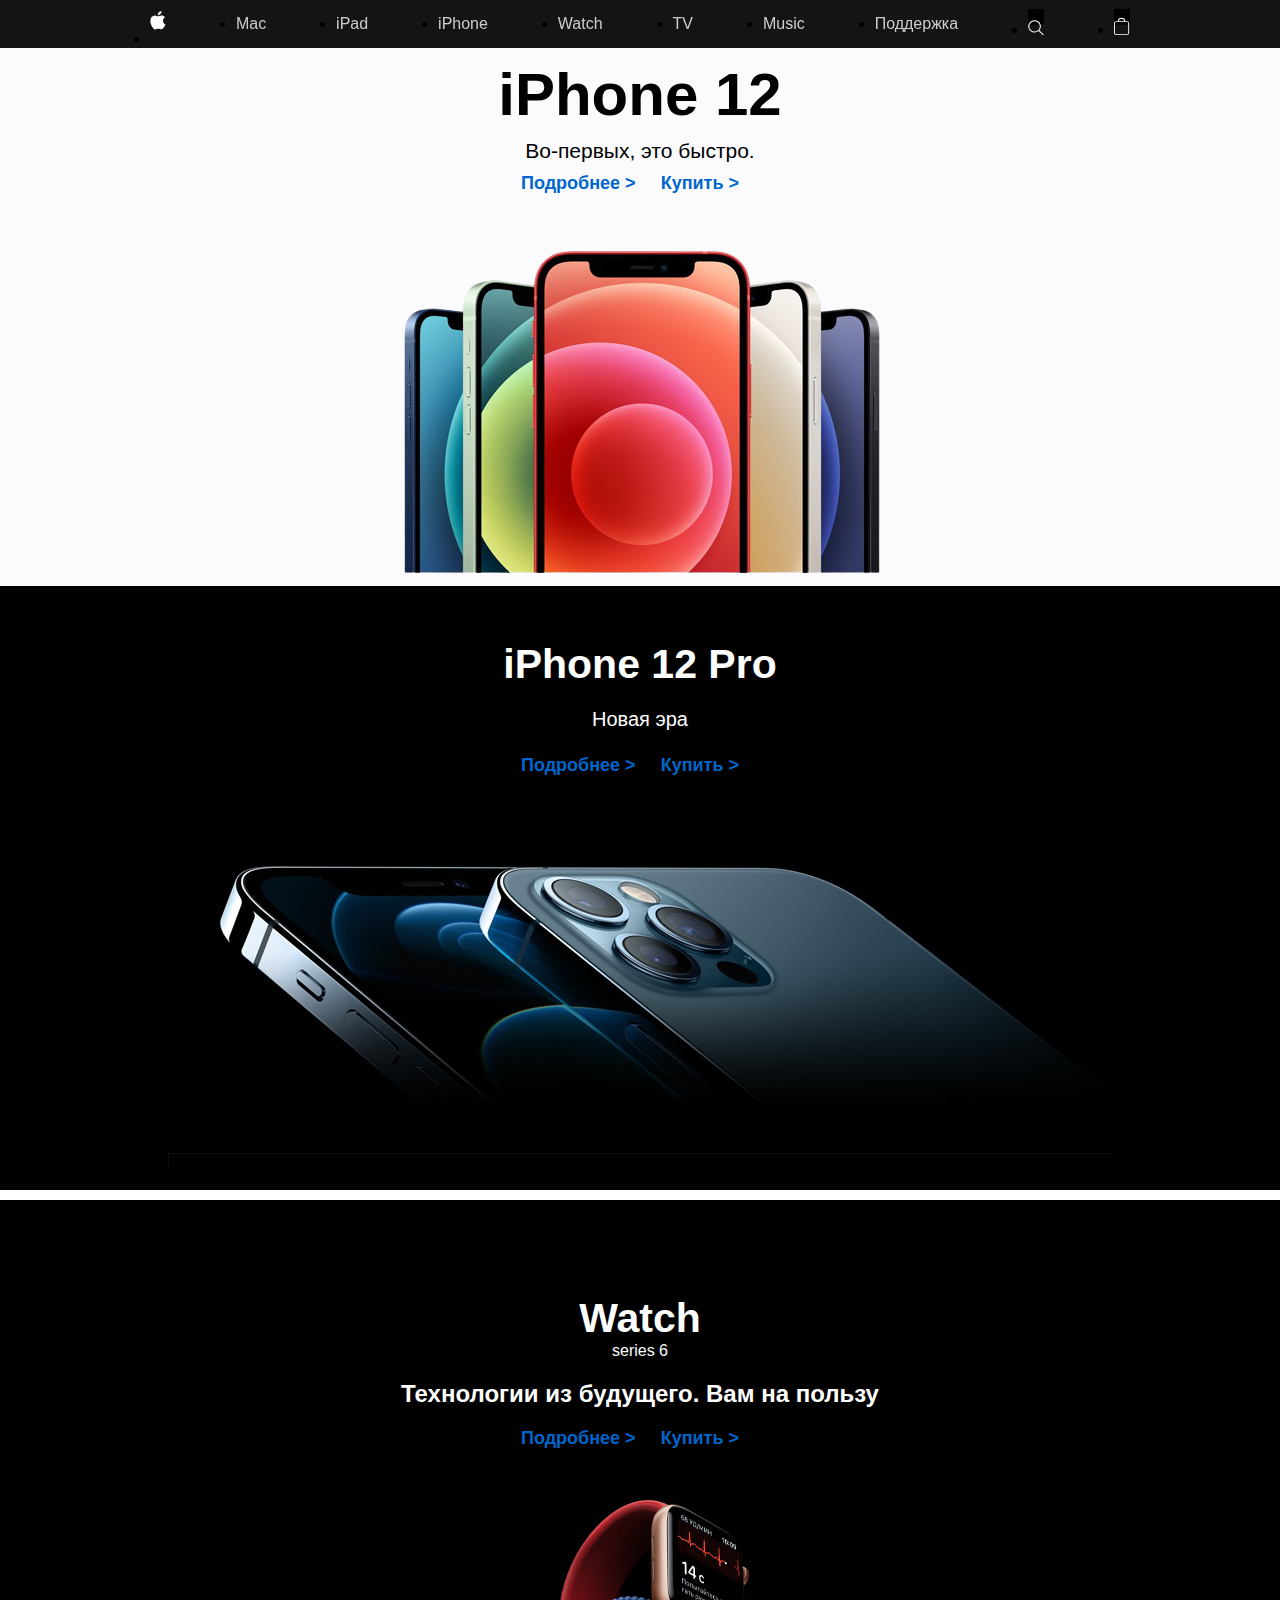
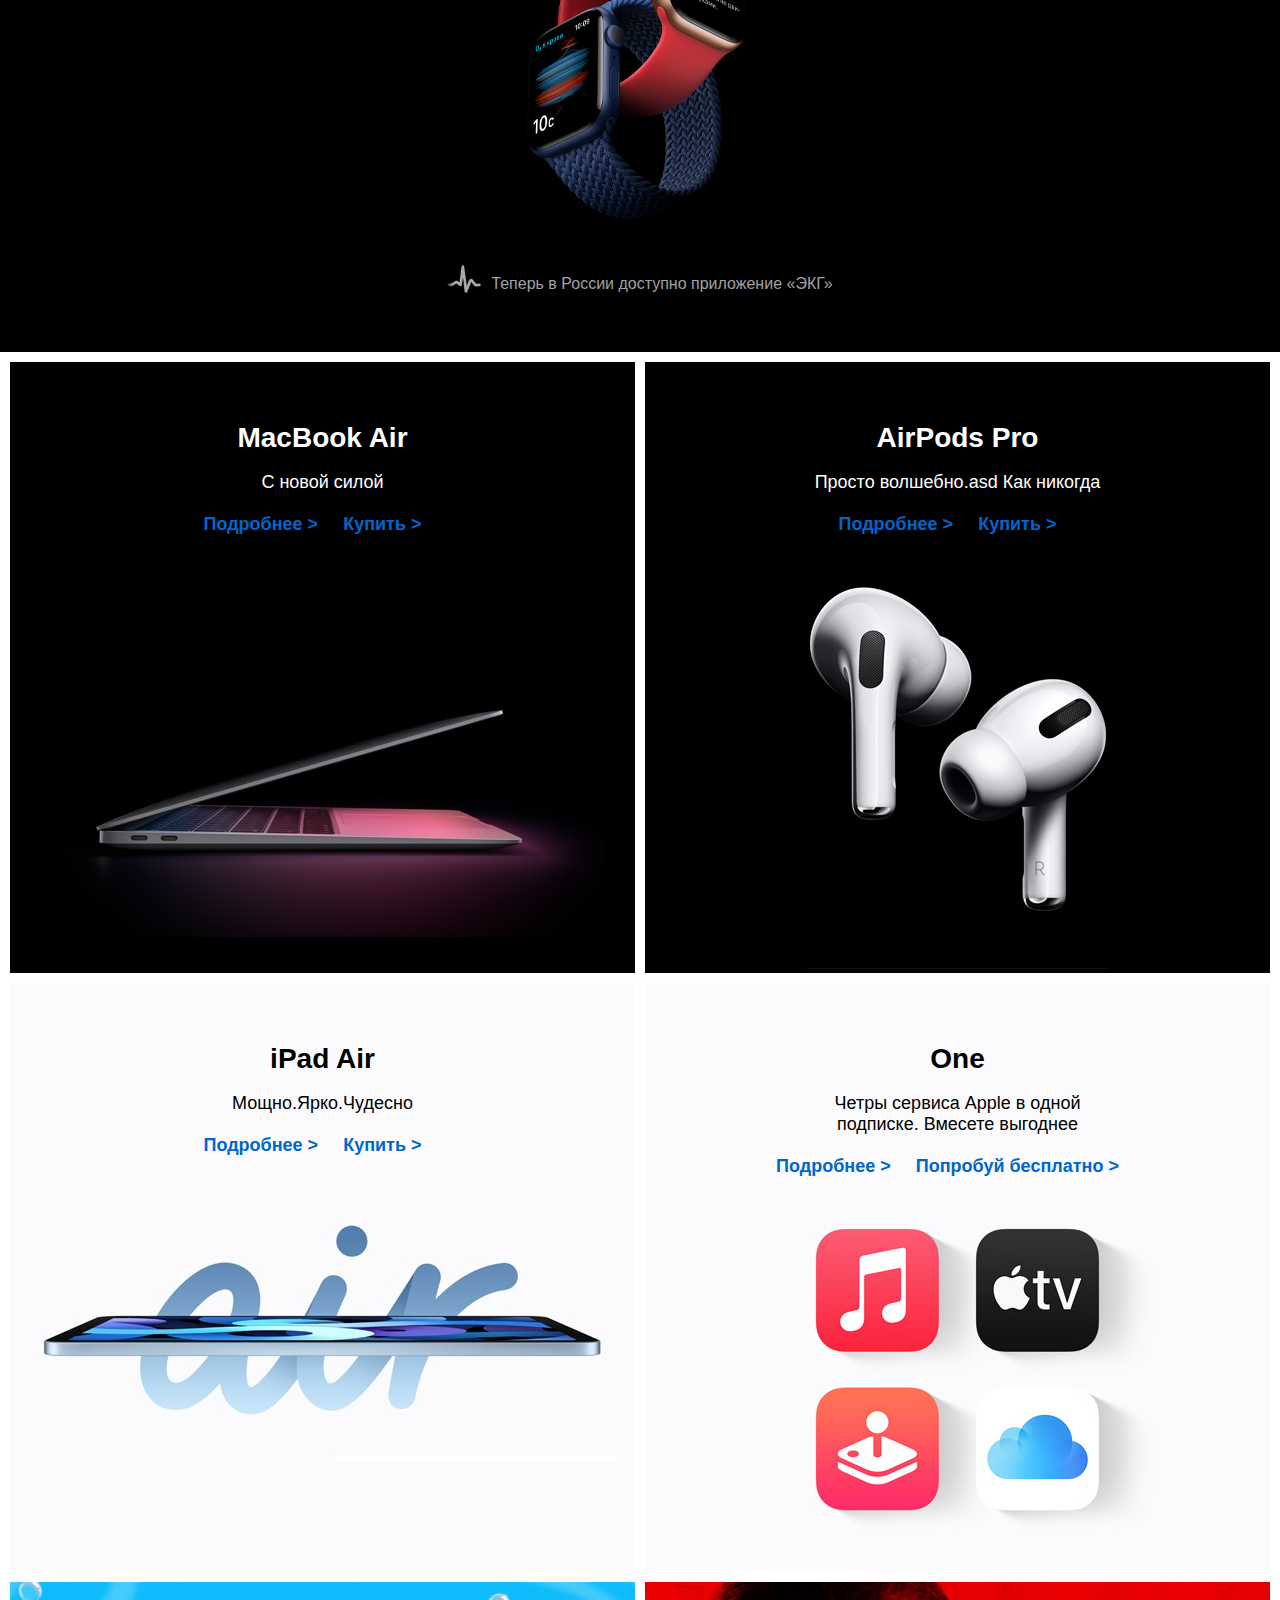
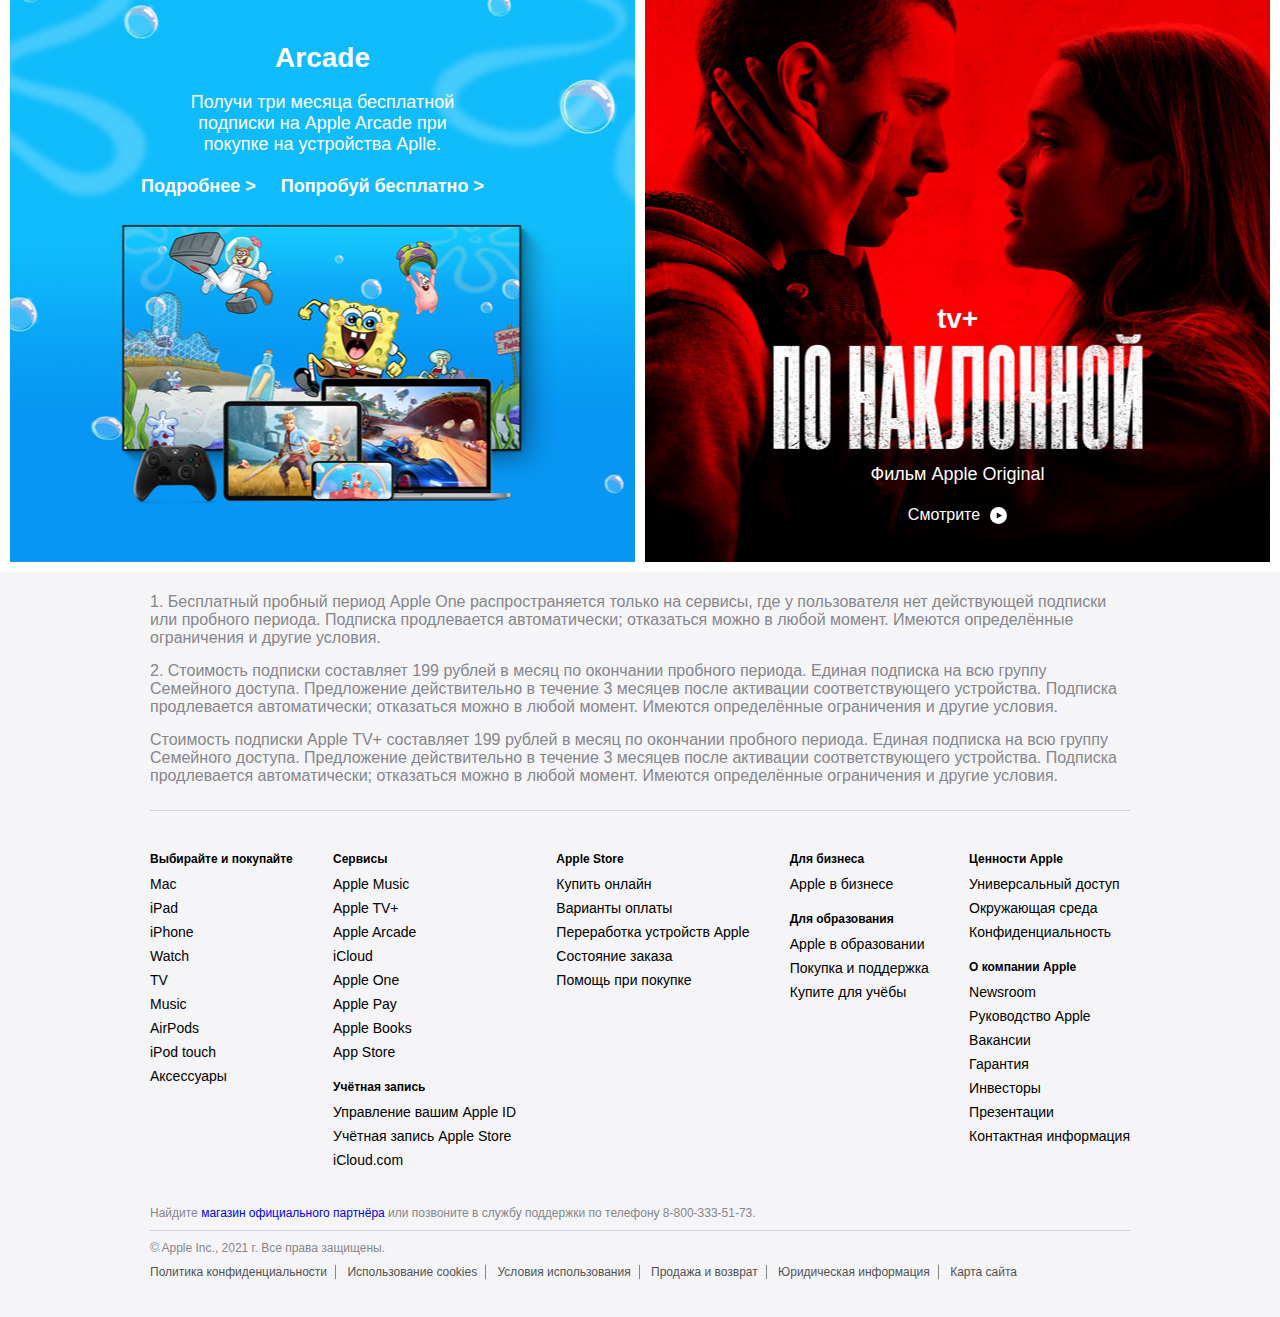
<file: index.html>
<!DOCTYPE html>
<html lang="en">

<head>
    <meta charset="UTF-8">
    <meta http-equiv="X-UA-Compatible" content="IE=edge">
    <meta name="viewport" content="width=device-width, initial-scale=1.0">
    <title>Home</title>
    <link rel="stylesheet" href="style/main.css">
    <link rel="stylesheet" href="style/home.css">
</head>

<body>
    <header class="header">
        <div class="container">
            <nav class="nav">

                <ul>
                    <li><a href="#"><img src="img/sprite/logo.svg" alt="logo"></a></li>
                    <li><a href="mac.html">Mac</a></li>
                    <li><a href="#">iPad</a></li>
                    <li><a href="#">iPhone</a></li>
                    <li><a href="#">Watch</a></li>
                    <li><a href="#">TV</a></li>
                    <li><a href="#">Music</a></li>
                    <li><a href="#">Поддержка</a></li>
                    <li><a href="#"><img class="svg_lol" src="img/sprite/search.svg" alt=""></a></li>
                    <li><a href="#"><img class="svg_lol" src="img/sprite/baskets.svg" alt=""></a></li>
                </ul>
            </nav>
        </div>
    </header>
    <section class="iphone_12">
            <div class="iphone_12__inner">
                <h1>iPhone 12 </h1>
                <h2>Во-первых, это быстро.</h2>
                <div class="phone_buy">
                    <a href="#">Подробнее ></a>
                    <a href="#">Купить ></a>
                </div>
                <img src="img/home/iphone_12.png" alt="">
            </div>
    </section>
    <section class="iphone_12-pro">
        <div class="container">
            <div class="iphone_12__inner">
                <h1>iPhone 12 Pro </h1>
                <h2>Новая эра</h2>
                <div class="phone_buy">
                    <a href="#">Подробнее ></a>
                    <a href="#">Купить ></a>
                </div>
                <img src="img/home/iphone_12_pro.jpg" alt="">
            </div>
        </div>
    </section>
    <span class="line"></span>
    <section class="watch">
            <div class="container">
                <div class="watch__inner">
                    <h1 id="watch">Watch</h1>
                    <label for="watch">series 6</label>
                    <h2>Технологии из будущего. Вам на пользу</h2>
                    <div class="phone_buy">
                        <a href="#">Подробнее ></a>
                        <a href="#">Купить ></a>
                    </div>
                    <img src="img/home/watch.jpg" alt="">
                    <p class="watch__decrip"><img src="img/home/pulse.png" alt="">Теперь в России доступно приложение «ЭКГ»</p>
                </div>
            </div>
    </section>
    <section class="products">
        <div class="carts dark">
            <h3>MacBook Air</h3>
            <p>С новой силой</p>
            <div class="phone_buy">
                <a href="#">Подробнее ></a>
                <a href="#">Купить ></a>
            </div>
            <div class="carts__img">
               <img src="img/home/macbook_air.jpg" alt=""> 
            </div> 
        </div>
        <div class="carts dark">
            <h3>AirPods Pro</h3>
            <p>Просто волшебно.asd Как никогда</p>
            <div class="phone_buy">
                <a href="#">Подробнее ></a>
                <a href="#">Купить ></a>
            </div>
            <div class="carts__img">
               <img src="img/home/AirPods.jpg" alt=""> 
            </div> 
        </div>
        <div class="carts light">
            <h3>iPad Air</h3>
            <p>Мощно.Ярко.Чудесно</p>
            <div class="phone_buy">
                <a href="#">Подробнее ></a>
                <a href="#">Купить ></a>
            </div>
            <div class="carts__img">
               <img src="img/home/ipad.jpg" alt=""> 
            </div> 
        </div>

        <div class="carts light">
            <h3>One</h3>
            <p>Четры сервиса Apple в одной подписке. Вмесете выгоднее</p>
            <div class="phone_buy">
                <a href="#">Подробнее ></a>
                <a href="#">Попробуй бесплатно ></a>
            </div>
            <div class="carts__img">
               <img src="img/home/servise.jpg" alt=""> 
            </div> 
        </div>
        <div class="carts Arcade">
            <h3>Arcade</h3>
            <p>Получи три месяца бесплатной подписки на Apple Arcade при покупке на устройства Aplle.</p>
            <div class="phone_buy">
                <a href="#">Подробнее ></a>
                <a href="#">Попробуй бесплатно ></a>
            </div>
        </div>
        <div class="carts TV">
            <h3>tv+</h3>
            <p>Фильм Apple Original</p>
            <a href="#">Смотрите <img class="play" src="img/sprite/play.svg" alt=""></a>
        </div>
    </section>
    <section class="decript__footer">
        <div class="container">
            <div class="decript__footer-inner">
                <p>1. Бесплатный пробный период Apple One распространяется только на сервисы, где у пользователя нет действующей подписки или пробного периода. Подписка продлевается автоматически; отказаться можно в любой момент. Имеются определённые ограничения и другие условия.</p>
                <p>2. Стоимость подписки составляет 199 рублей в месяц по окончании пробного периода. Единая подписка на всю группу Семейного доступа. Предложение действительно в течение 3 месяцев после активации соответствующего устройства. Подписка продлевается автоматически; отказаться можно в любой момент. Имеются определённые ограничения и другие условия.</p>
                <p>Стоимость подписки Apple TV+ составляет 199 рублей в месяц по окончании пробного периода. Единая подписка на всю группу Семейного доступа. Предложение действительно в течение 3 месяцев после активации соответствующего устройства. Подписка продлевается автоматически; отказаться можно в любой момент. Имеются определённые ограничения и другие условия.</p>
            </div>
            
        </div>
    </section>
    <footer class="footer">
        <div class="container">
            <div class="footer__inner">
                <ul>
                    <li class="footer__title">Выбирайте и покупайте</li>
                    <li><a href="#">Mac</a></li>
                    <li><a href="#">iPad</a></li>
                    <li><a href="#">iPhone</a></li>
                    <li><a href="#">Watch</a></li>
                    <li><a href="#">TV</a></li>
                    <li><a href="#">Music</a></li>
                    <li><a href="#">AirPods</a></li>
                    <li><a href="#">iPod touch</a></li>
                    <li><a href="#">Аксессуары</a></li>
                </ul>
                <ul>
                    <li class="footer__title">Сервисы</li>
                    <li><a href="#">Apple Music</a></li>
                    <li><a href="#">Apple TV+</a></li>
                    <li><a href="#">Apple Arcade</a></li>
                    <li><a href="#">iCloud</a></li>
                    <li><a href="#">Apple One</a></li>
                    <li><a href="#">Apple Pay</a></li>
                    <li><a href="#">Apple Books</a></li>
                    <li><a href="#">App Store</a></li>
                    <li class="footer__title">Учётная запись</li>
                    <li><a href="#">Управление вашим Apple ID</a></li>
                    <li><a href="#">Учётная запись Apple Store</a></li>
                    <li><a href="#">iCloud.com</a></li>
                </ul>
                <ul>
                    <li class="footer__title">Apple Store</li>
                    <li><a href="#">Купить онлайн</a></li>
                    <li><a href="#">Варианты оплаты</a></li>
                    <li><a href="#">Переработка устройств Apple</a></li>
                    <li><a href="#">Состояние заказа</a></li>
                    <li><a href="#">Помощь при покупке</a></li>
                </ul>
                <ul>
                    <li class="footer__title">Для бизнеса</li>
                    <li><a href="#">Apple в бизнесе</a></li>
                    <li class="footer__title">Для образования</li>
                    <li><a href="#">Apple в образовании</a></li>
                    <li><a href="#">Покупка и поддержка</a></li>
                    <li><a href="#">Купите для учёбы</a></li>
                </ul>
                <ul>
                    <li class="footer__title">Ценности Apple</li>
                    <li><a href="#">Универсальный доступ</a></li>
                    <li><a href="#">Окружающая среда</a></li>
                    <li><a href="#">Конфиденциальность</a></li>
                    <li class="footer__title">О компании Apple</li>
                    <li><a href="#">Newsroom</a></li>
                    <li><a href="#">Руководство Apple</a></li>
                    <li><a href="#">Вакансии</a></li>
                    <li><a href="#">Гарантия</a></li>
                    <li><a href="#">Инвесторы</a></li>
                    <li><a href="#">Презентации</a></li>
                    <li><a href="#">Контактная информация</a></li>
                </ul>
            </div><!-- footer__inner -->
            <p class="footer__offical">Найдите <a href="#"> магазин официального партнёра</a> или позвоните в службу поддержки по телефону 8‑800‑333‑51‑73.</p>
            <p class="footer__copi">© Apple Inc., 2021 г. Все права защищены.</p>
            <ul class="footer__nav">
                <li><a href="#">Политика конфиденциальности</a></li>
                <li><a href="#">Использование cookies</a></li>
                <li><a href="#">Условия использования</a></li>
                <li><a href="#">Продажа и возврат</a></li>
                <li><a href="#">Юридическая информация</a></li>
                <li><a href="#">Карта сайта</a></li>
            </ul>
        </div>
    </footer>
</body>

</html>
</file>
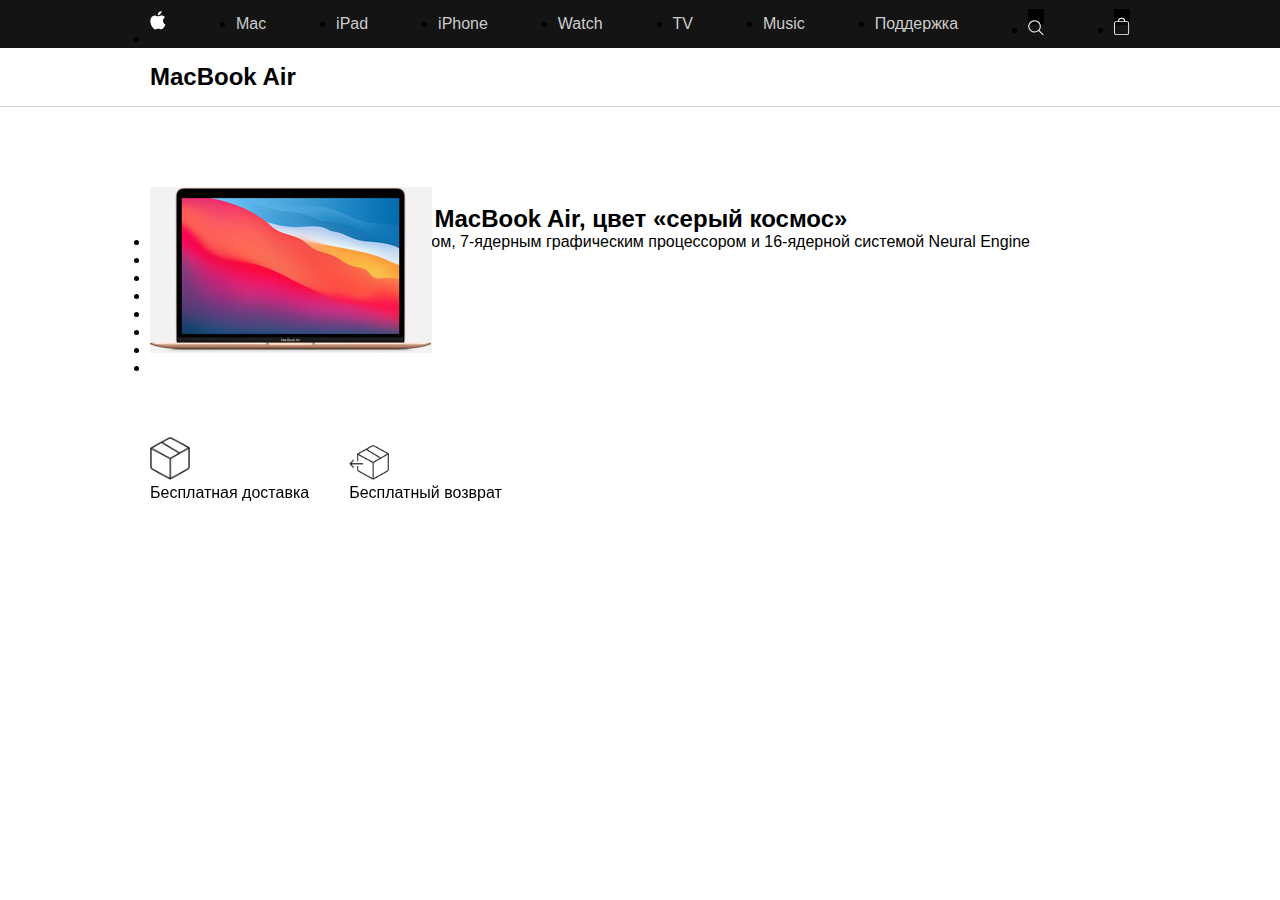
<file: card.html>
<!DOCTYPE html>
<html lang="en">
<head>
    <meta charset="UTF-8">
    <meta http-equiv="X-UA-Compatible" content="IE=edge">
    <meta name="viewport" content="width=device-width, initial-scale=1.0">
    <title>Document</title>
    <link rel="stylesheet" href="style/main.css">
    <link rel="stylesheet" href="style/card.css">
</head>
<body>
    <header class="header">
        <div class="container">
            <nav class="nav">
                <ul>
                    <li><a href="index.html"><img src="img/sprite/logo.svg" alt="logo"></a></li>
                    <li><a href="mac.html">Mac</a></li>
                    <li><a href="#">iPad</a></li>
                    <li><a href="#">iPhone</a></li>
                    <li><a href="#">Watch</a></li>
                    <li><a href="#">TV</a></li>
                    <li><a href="#">Music</a></li>
                    <li><a href="#">Поддержка</a></li>
                    <li><a href="#"><img class="svg_lol" src="img/sprite/search.svg" alt=""></a></li>
                    <li><a href="#"><img class="svg_lol" src="img/sprite/baskets.svg" alt=""></a></li>
                </ul>
            </nav>
        </div>
    </header>
    <section class="card">
        <h2 class="card__title">MacBook Air</h2>
        <span class="line"></span>
        <div class="container">
            <div class="card__inner">
                <div class="card__fix">
                    <img src="img/mac/macbook_air_card.jpg" alt="">
                    <div class="servises">
                        <figure class = "delivery">
                            <img src="img/card/delivery.png" alt="">
                         <figcaption>Бесплатная доставка</figcaption>
                        </figure>
                        <figure class = "return">
                            <img src="img/card/return.png" alt="">
                         <figcaption>Бесплатный возврат</figcaption>
                        </figure>
                    </div>

                </div>
                <div class="card__croll">
                    <p>Новинка</p>
                    <h2>Сконфигурируйте свой MacBook Air, цвет «серый космос»</h2>
                    <ul>
                        <li>Чип Apple M1 с 8‑ядерным процессором, 7‑ядерным графическим процессором и 16‑ядерной системой Neural Engine</li>
                        <li>8 ГБ объединённой памяти</li>
                        <li></li>
                        <li></li>
                        <li></li>
                        <li></li>
                        <li></li>
                        <li></li>
                    </ul>
                </div>
            </div>


        </div>

    </section>
    
    
</body>
</html>
</file>
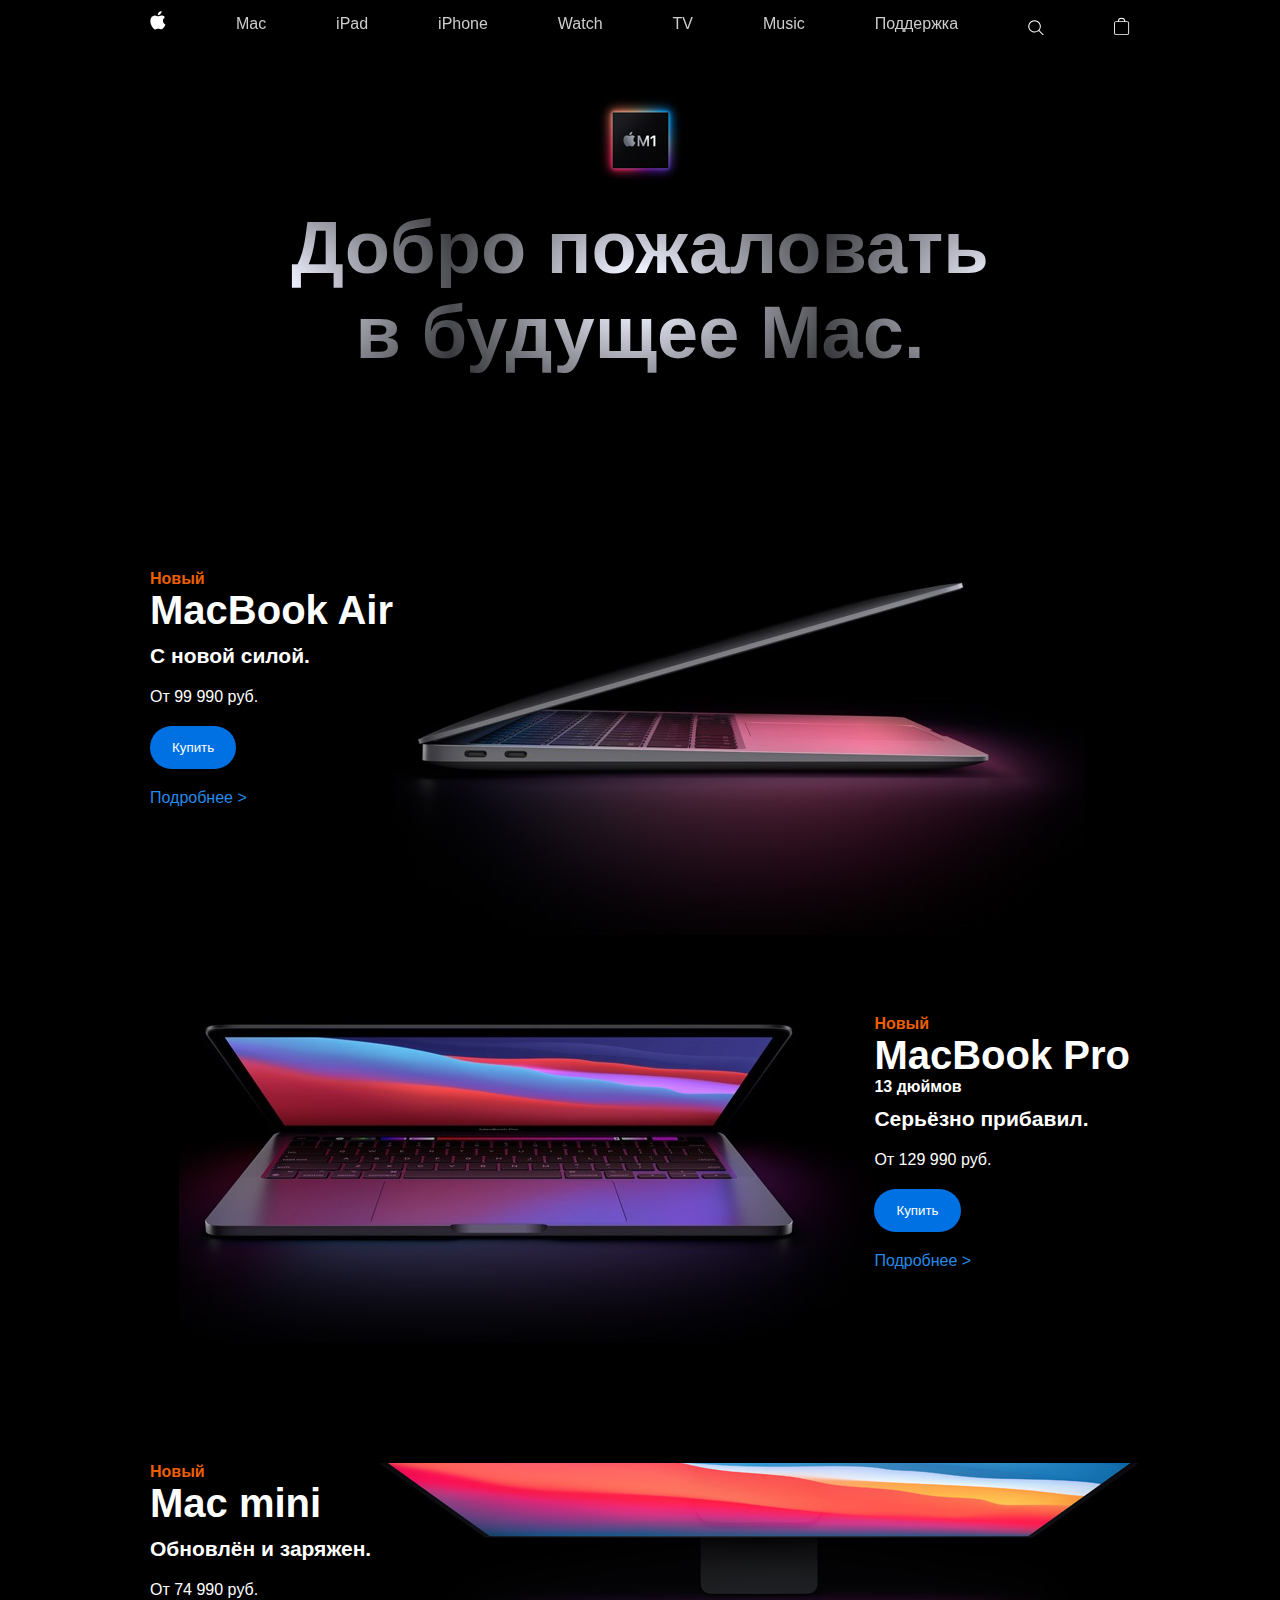
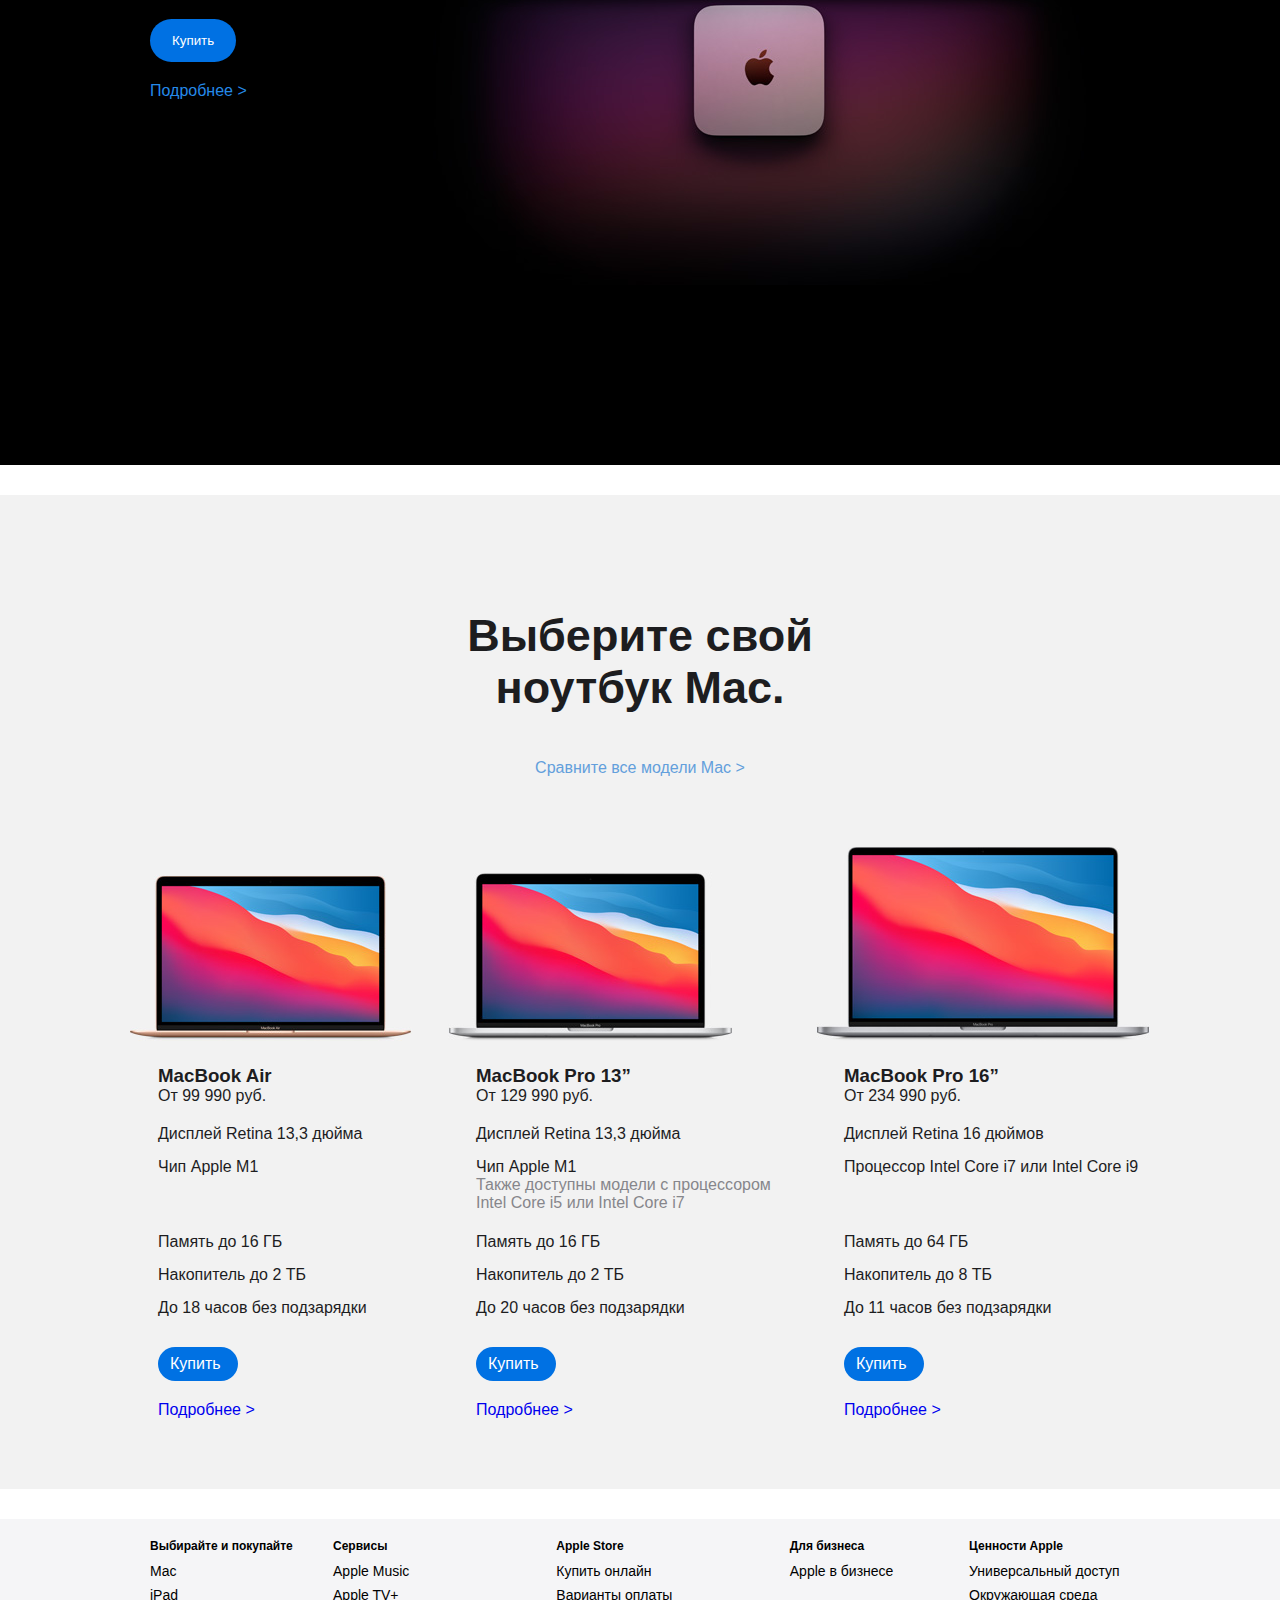
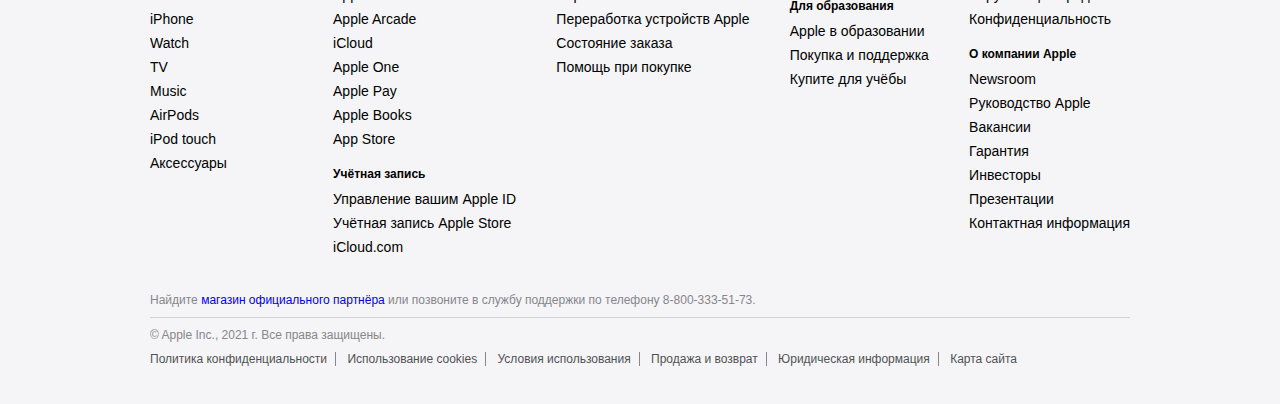
<file: mac.html>
<!DOCTYPE html>
<html lang="en">

<head>
    <meta charset="UTF-8">
    <meta http-equiv="X-UA-Compatible" content="IE=edge">
    <meta name="viewport" content="width=device-width, initial-scale=1.0">
    <title>Mac</title>
    <link rel="stylesheet" href="style/main.css">
    <link rel="stylesheet" href="style/mac.css">
</head>

<body>
    <header class="header">
        <div class="container">
            <nav class="nav">
                <ul>
                    <li><a href="index.html"><img src="img/sprite/logo.svg" alt="logo"></a></li>
                    <li><a href="#">Mac</a></li>
                    <li><a href="#">iPad</a></li>
                    <li><a href="#">iPhone</a></li>
                    <li><a href="#">Watch</a></li>
                    <li><a href="#">TV</a></li>
                    <li><a href="#">Music</a></li>
                    <li><a href="#">Поддержка</a></li>
                    <li><a href="#"><img class="svg_lol" src="img/sprite/search.svg" alt=""></a></li>
                    <li><a href="#"><img class="svg_lol" src="img/sprite/baskets.svg" alt=""></a></li>
                </ul>
            </nav>
        </div>
    </header>
    <section class="product dark">
        <div class="container">
            <img class="chip" src="img/mac/chip-m1.jpg" alt="">
            <h1 class="title">Добро пожаловать в будущее Mac.</h1>
            <div class="poduct__decrip">
                <div class="product__text">
                    <label class="new" for="product__title">Новый</label>
                    <h2 class="product__title">MacBook Air</h2>
                    <h3 class="product__subtitle">С новой силой.</h3>
                    <p class="price">От 99 990 pyб.</p>
                    <button class="product__btn">Купить</button>
                    <a class="product__link" href="#">Подробнее ></a>
                </div>
                <img src="img/mac/macbook_air.jpg" alt="">
            </div>
            <div class="poduct__decrip revers">
                <div class="product__text">
                    <label class="new" for="product__title">Новый</label>
                    <h2 class="product__title">MacBook Pro</h2>
                    <label class="set" for="product__title">13 дюймов</label>
                    <h3 class="product__subtitle">Серьёзно прибавил.</h3>
                    <p class="price">От 129 990 pyб.</p>
                    <button class="product__btn">Купить</button>
                    <a class="product__link" href="#">Подробнее ></a>
                </div>
                <img src="img/mac/macbook_pro.jpg" alt="">
            </div>
            <div class="poduct__decrip">
                <div class="product__text">
                    <label class="new" for="product__title">Новый</label>
                    <h2 class="product__title">Mac mini</h2>
                    <h3 class="product__subtitle">Обновлён и заряжен.</h3>
                    <p class="price">От 74 990 pyб.</p>
                    <button class="product__btn">Купить</button>
                    <a class="product__link" href="#">Подробнее ></a>
                </div>
                <img src="img/mac/mac_mini.jpg" alt="">
            </div>
        </div><!-- container -->

    </section>
    <div class="banner-container">
        <section class="selection">

            <h2 class="selection__title">Выберите свой</br> ноутбук Mac.</h2>
            <a class="compare" href="#">Сравните все модели Mac ></a>
            <div class="selection__cards">
                <div class="card">
                    <img src="img/mac/macbook_air_card.jpg" alt="">
                    <div class="wrap__card">
                        <h3>MacBook Air</h3>
                        <p>От 99 990 pyб.</p>
                        <ul>
                            <li>Дисплей Retina 13,3 дюйма</li>
                            <li class="chip-feature">Чип Apple M1</li>
                            <li>Память до 16 ГБ</li>
                            <li>Накопитель до 2 ТБ</li>
                            <li>До 18 часов без подзарядки</li>
                        </ul>
                        <a href="card.html" class="card__btn"> Купить</a>
                        <a href="card.html">Подробнее ></a>
                    </div>

                </div>
                <div class="card">
                    <img src="img/mac/macbook_pro_13_card.jpg" alt="">
                    <div class="wrap__card">
                        <h3>MacBook Pro 13”</h3>
                        <p>От 129 990 pyб.</p>
                        <ul>
                            <li>Дисплей Retina 13,3 дюйма</li>
                            <li class="chip-feature">Чип Apple M1</br>
                                <span>
                                    Также доступны модели с процессором Intel Core i5 или Intel Core i7
                                </span>
                            </li>
                            <li>Память до 16 ГБ</li>
                            <li>Накопитель до 2 ТБ</li>
                            <li>До 20 часов без подзарядки</li>
                        </ul>
                        <a href="card.html" class="card__btn"> Купить</a>
                        <a href="card.html">Подробнее ></a>
                    </div>
                </div>
                <div class="card">
                    <img src="img/mac/macbook_pro_16_card.jpg" alt="">
                    <div class="wrap__card">
                    <h3>MacBook Pro 16”</h3>
                    <p>От 234 990 pyб.</p>
                    <ul>
                        <li>Дисплей Retina 16 дюймов</li>
                        <li class="chip-feature">Процессор Intel Core i7 или Intel Core i9</li>
                        <li>Память до 64 ГБ</li>
                        <li>Накопитель до 8 ТБ</li>
                        <li>До 11 часов без подзарядки</li>
                    </ul>
                    <a href="card.html" class="card__btn"> Купить</a>
                    <a href="card.html">Подробнее ></a>
                    </div>
                </div>
            </div>
        </section>
    </div>
    <footer class="footer">
        <div class="container">
            <div class="footer__inner">
                <ul>
                    <li class="footer__title">Выбирайте и покупайте</li>
                    <li><a href="#">Mac</a></li>
                    <li><a href="#">iPad</a></li>
                    <li><a href="#">iPhone</a></li>
                    <li><a href="#">Watch</a></li>
                    <li><a href="#">TV</a></li>
                    <li><a href="#">Music</a></li>
                    <li><a href="#">AirPods</a></li>
                    <li><a href="#">iPod touch</a></li>
                    <li><a href="#">Аксессуары</a></li>
                </ul>
                <ul>
                    <li class="footer__title">Сервисы</li>
                    <li><a href="#">Apple Music</a></li>
                    <li><a href="#">Apple TV+</a></li>
                    <li><a href="#">Apple Arcade</a></li>
                    <li><a href="#">iCloud</a></li>
                    <li><a href="#">Apple One</a></li>
                    <li><a href="#">Apple Pay</a></li>
                    <li><a href="#">Apple Books</a></li>
                    <li><a href="#">App Store</a></li>
                    <li class="footer__title">Учётная запись</li>
                    <li><a href="#">Управление вашим Apple ID</a></li>
                    <li><a href="#">Учётная запись Apple Store</a></li>
                    <li><a href="#">iCloud.com</a></li>
                </ul>
                <ul>
                    <li class="footer__title">Apple Store</li>
                    <li><a href="#">Купить онлайн</a></li>
                    <li><a href="#">Варианты оплаты</a></li>
                    <li><a href="#">Переработка устройств Apple</a></li>
                    <li><a href="#">Состояние заказа</a></li>
                    <li><a href="#">Помощь при покупке</a></li>
                </ul>
                <ul>
                    <li class="footer__title">Для бизнеса</li>
                    <li><a href="#">Apple в бизнесе</a></li>
                    <li class="footer__title">Для образования</li>
                    <li><a href="#">Apple в образовании</a></li>
                    <li><a href="#">Покупка и поддержка</a></li>
                    <li><a href="#">Купите для учёбы</a></li>
                </ul>
                <ul>
                    <li class="footer__title">Ценности Apple</li>
                    <li><a href="#">Универсальный доступ</a></li>
                    <li><a href="#">Окружающая среда</a></li>
                    <li><a href="#">Конфиденциальность</a></li>
                    <li class="footer__title">О компании Apple</li>
                    <li><a href="#">Newsroom</a></li>
                    <li><a href="#">Руководство Apple</a></li>
                    <li><a href="#">Вакансии</a></li>
                    <li><a href="#">Гарантия</a></li>
                    <li><a href="#">Инвесторы</a></li>
                    <li><a href="#">Презентации</a></li>
                    <li><a href="#">Контактная информация</a></li>
                </ul>
            </div><!-- footer__inner -->
            <p class="footer__offical">Найдите <a href="#"> магазин официального партнёра</a> или позвоните в службу поддержки по телефону 8‑800‑333‑51‑73.</p>
            <p class="footer__copi">© Apple Inc., 2021 г. Все права защищены.</p>
            <ul class="footer__nav">
                <li><a href="#">Политика конфиденциальности</a></li>
                <li><a href="#">Использование cookies</a></li>
                <li><a href="#">Условия использования</a></li>
                <li><a href="#">Продажа и возврат</a></li>
                <li><a href="#">Юридическая информация</a></li>
                <li><a href="#">Карта сайта</a></li>
            </ul>
        </div>
    </footer>

</body>

</html>
</file>
<file: style/main.css>
*{
    margin: 0;
    padding: 0;
    box-sizing: border-box;
    font-family: Arial, Helvetica, sans-serif;
}
.svg_lol {
    width: 16px;
}

.container {
    margin: 0 auto;
    max-width: 980px;
}

.header {
    background: rgba(0,0,0,0.92);
    position: fixed;
    width: 100%;
}

.nav ul{
    display: flex;
    justify-content: space-between;
    align-items: center;
}
.nav a{
    color: #CCC;
    text-decoration: none;
}

.nav a:hover{
    color: #fff;
}

.footer__inner {
    display: flex;
    justify-content: space-between;
    margin-bottom: 30px;
}
.footer {
    background: #F5F5F7;
    font-size: 12px;
}
.footer ul{
    list-style: none;
}
.footer li{
   margin-bottom: 8px;
}

.footer__inner a{
    text-decoration: none;
    color: black;
    font-size: 14px;

}
.footer__inner a:hover{
    text-decoration: underline;
}
.footer .footer__title{
    font-weight: 600;
    margin-bottom: 10px;
    margin-top: 20px;
}
.footer__offical {
    border-bottom: 1px solid #D2D2D7;
    padding-bottom: 10px;
    color: #86868B;
}
.footer__offical a{
    text-decoration: none;
}
.footer__offical a:hover{
    text-decoration: underline;
}
.footer__copi {
    margin-top: 10px;
    color: #86868B;
}
.footer__nav {
    padding-bottom: 30px;
}
.footer__nav li{
    display: inline-block;
    margin-top: 10px;
    margin-right: 8px;
    padding-right: 8px;
    border-right: 1px solid #86868B;
}
.footer__nav li:hover{
    text-decoration: underline;
}
.footer__nav li:last-child{
    border-right: none;
}

.footer__nav a{
   text-decoration: none;
   color: #515154;

}
</file>
<file: style/home.css>
.iphone_12 {
    background: #FBFBFD;
    padding: 60px 0 10px;
}
.iphone_12 h1{
    font-size: 60px;
}
.iphone_12 h2{
    font-size: 21px;
    font-weight: 500;
    margin:10px 0;
}
.phone_buy {
    margin-bottom: 50px;
    font-size: 18px;
}
.phone_buy a{
    text-decoration: none;
    color: #06c;
    margin-right: 20px;
    font-weight: 600;
}
.iphone_12__inner, .watch__inner {
    display: flex;
    flex-direction: column;
    align-items: center;
}
.iphone_12-pro, .watch {
    background: #000;
    padding: 55px 0 24px;
    color: #fff;
}
.iphone_12-pro h1{
    font-size: 41px;
}
.iphone_12-pro h2{
    font-size: 20px;
    font-weight: 400;
    margin: 20px 0 24px;
}
.line {
    display: block;
    height: 10px;
}
.watch__inner {
    padding:40px 0 35px;
}
.watch h1 {
    font-size: 41px;
}
.watch h2 {
    margin: 20px 0;
}
.watch__decrip {
    display: flex;
    align-items: flex-end;
    color: #A1A1A6;
}
.watch__decrip img {
    margin-right: 10px;
}
.products {
    display: grid;
    grid-template-columns: 1fr 1fr;
    grid-gap:10px;
    margin: 10px;
}
.carts {
    text-align: center;
}
.dark {
    background: #000;
    color: #fff;
}
.carts h3 {
    margin-top: 60px;
    font-size: 28px;
}
.carts p {
    font-size: 18px;
    max-width: 300px;
    text-align: center;
    margin: 18px auto 21px;
}
.light {
    background: #FBFBFD;
}
.Arcade {
    background: url('../img/home/games.jpg');
    background-position: top;
    color: #fff;
    height: 580px;
}
.Arcade a {
    color: #fff;
}
.TV {
    background: url('../img/home/moves.jpg');
    height: 580px;
    color: #fff;
    background-position: top;
    display: flex;
    flex-direction: column;
    justify-content: end;
}
.TV a {
    margin-bottom: 38px;
    color: #fff;
    text-decoration: none;
    display: flex;
    align-items: center;
    justify-content: center;
}
.TV p {
    margin-top: 129px;
}
.play {
    margin-left: 10px;
}
.decript__footer {
    background: #F5F5F7;
    padding: 21px 0;
    overflow: hidden;
}
.decript__footer-inner {
    border-bottom: 1px solid #D2D2D7;
    padding-bottom: 10px;
}
.decript__footer p {
    margin-bottom: 15px;
    color: #86868B;
}
</file>
<file: style/card.css>
.header {
    position: static;
}

.line {
    display: block;
    background: #CFCFCF;
    height: 1px;
}
.card__title {
    width: 980px;
    margin: 15px auto;

}
.card__inner {
    padding-top: 80px;
}
.card__fix {
    max-width: 411px;
    position: fixed;
}
.servises {
    display: flex;
    justify-content: space-between;
    margin-top: 80px;
    align-items: flex-end;
}
.servises img {
    width: 40px;
}
.delivery {
    margin-right: 40px;
}
</file>
<file: style/mac.css>
a {
    text-decoration: none;
}
a:hover {
    text-decoration: underline;
}
.dark {
    background: #000;
}
.product {
    padding: 96px 0 180px;
    display: flex;
    flex-direction: column;
    align-items: center;
    justify-content: center;
}
.chip {
    margin: 0 auto;
    display: block;
}
.title {
    background: radial-gradient(ellipse at center, #eff1ff 10%, #000 100%);
    background-size: 54% 156%;
    background-position: center center;
    background-clip: text;
    -webkit-background-clip: text;
    -webkit-text-fill-color: transparent;
    max-width: 698px;
    font-size: 74px;
    margin-top: 21px;
    text-align: center;
    display: block;
    margin: 21px auto 195px;
}
.poduct__decrip {
    color: #fff;
    display: flex;
}
.revers {
    flex-direction: row-reverse;
    padding: 80px 0 120px;
}
.new {
    color: #EC5F00;
    font-weight: 600;
}
.set {
    font-weight: 600;
}
.product__title {
    font-size: 40px;
}
.product__subtitle {
    font-size: 21px;
    margin: 11px 0 20px;
    width: 222px;
}
.product__btn {
    background: #0071E3;
    color: #fff;
    border: none;
    padding: 14px 22px;
    border-radius: 30px;
    display: block;
    margin-top: 20px;
    cursor: pointer;
}
.product__link {
    color: #258AE9;
    display: block;
    margin-top: 20px;
}
.selection {
    background: #F2F2F2;
    margin: 30px 0;
    padding:  115px 0 70px;
    text-align: center;
}
.banner-container {
    margin: 0 auto;
    max-width: 1440px;
}
.selection__title {
    font-size: 45px;
    color: #1D1D1F;
    margin-bottom: 45px;
}
.compare {
    color: #639FDC;
}
/* .card {
    max-width: 33.333%;
} */
.card + .card {
    margin-left: 36px;
}
.card h3 {
    margin-top: 20px;
}
.wrap__card {
    padding-left: 28px;
}
.card ul {
    list-style: none;
    margin: 20px 0;
}
.card li {
    margin-bottom: 15px;
}
.card span {
    color: #86868b;
}
.selection__cards {
    display: flex;
    justify-content: center;
    text-align: start;
    color: #1d1d1f;
    align-items: flex-end;
    margin-top: 70px;
}
.card__btn {
    background: #0071E3;
    color: #fff;
    padding: 8px 12px;
    border-radius: 30px;
    display: block;
    border: none;
    cursor: pointer;
    margin-top: 30px;
    margin-bottom: 20px;
    width: 80px;
}
.chip-feature {
    min-height: 60px;
    max-width: 304px;
}
</file>
